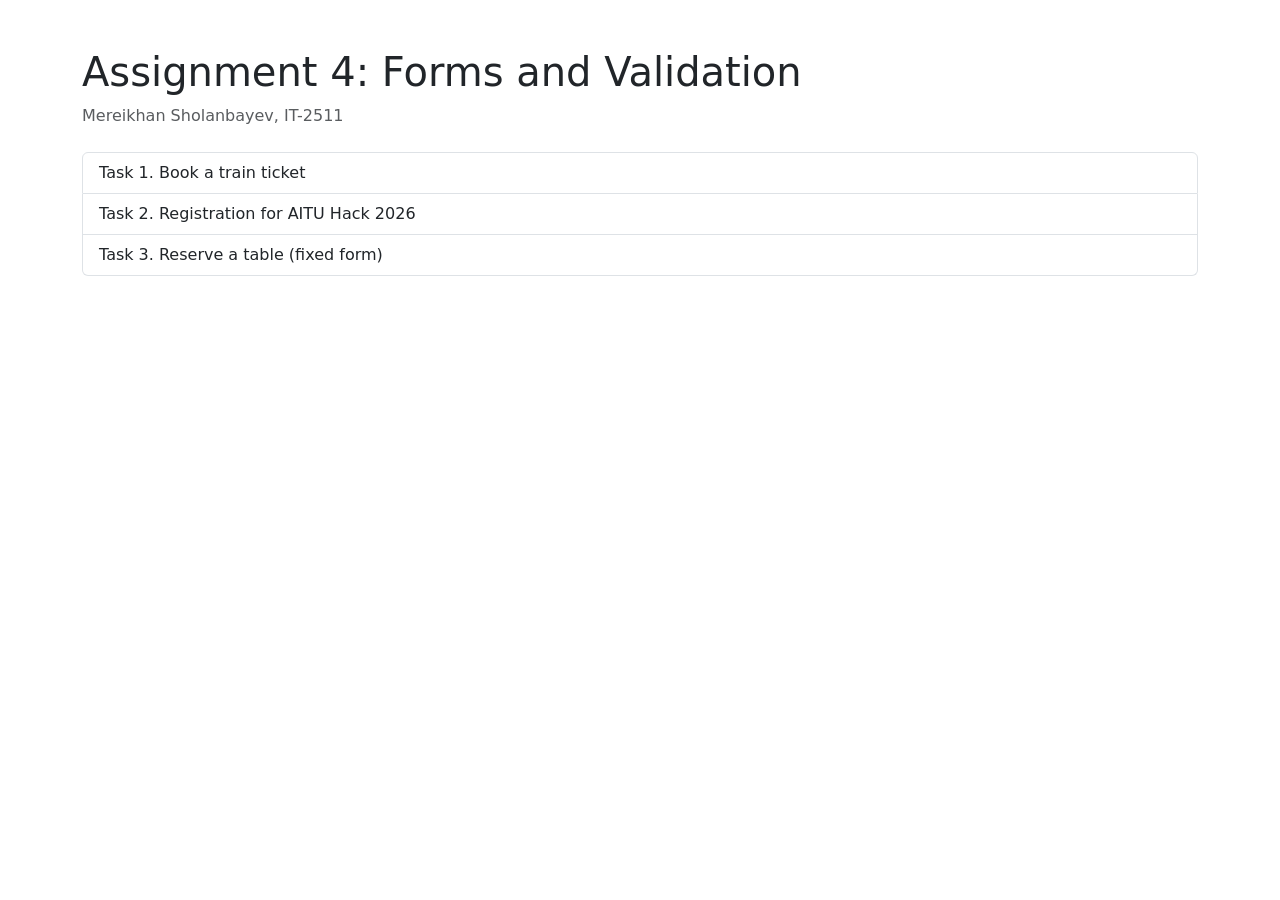
<file: index.html>
<!DOCTYPE html>
<html lang="en">
<head>
  <meta charset="UTF-8">
  <meta name="viewport" content="width=device-width, initial-scale=1">
  <title>Assignment 4: Forms and Validation</title>
  <link href="https://cdn.jsdelivr.net/npm/bootstrap@5.3.8/dist/css/bootstrap.min.css" rel="stylesheet" integrity="sha384-sRIl4kxILFvY47J16cr9ZwB07vP4J8+LH7qKQnuqkuIAvNWLzeN8tE5YBujZqJLB" crossorigin="anonymous">
</head>
<body>
  <main class="container py-5">
    <h1 class="mb-2">Assignment 4: Forms and Validation</h1>
    <p class="text-body-secondary mb-4">Mereikhan Sholanbayev, IT-2511</p>
    <div class="list-group">
      <a class="list-group-item list-group-item-action" href="task1.html">Task 1. Book a train ticket</a>
      <a class="list-group-item list-group-item-action" href="task2.html">Task 2. Registration for AITU Hack 2026</a>
      <a class="list-group-item list-group-item-action" href="task3.html">Task 3. Reserve a table (fixed form)</a>
    </div>
  </main>
</body>
</html>
</file>
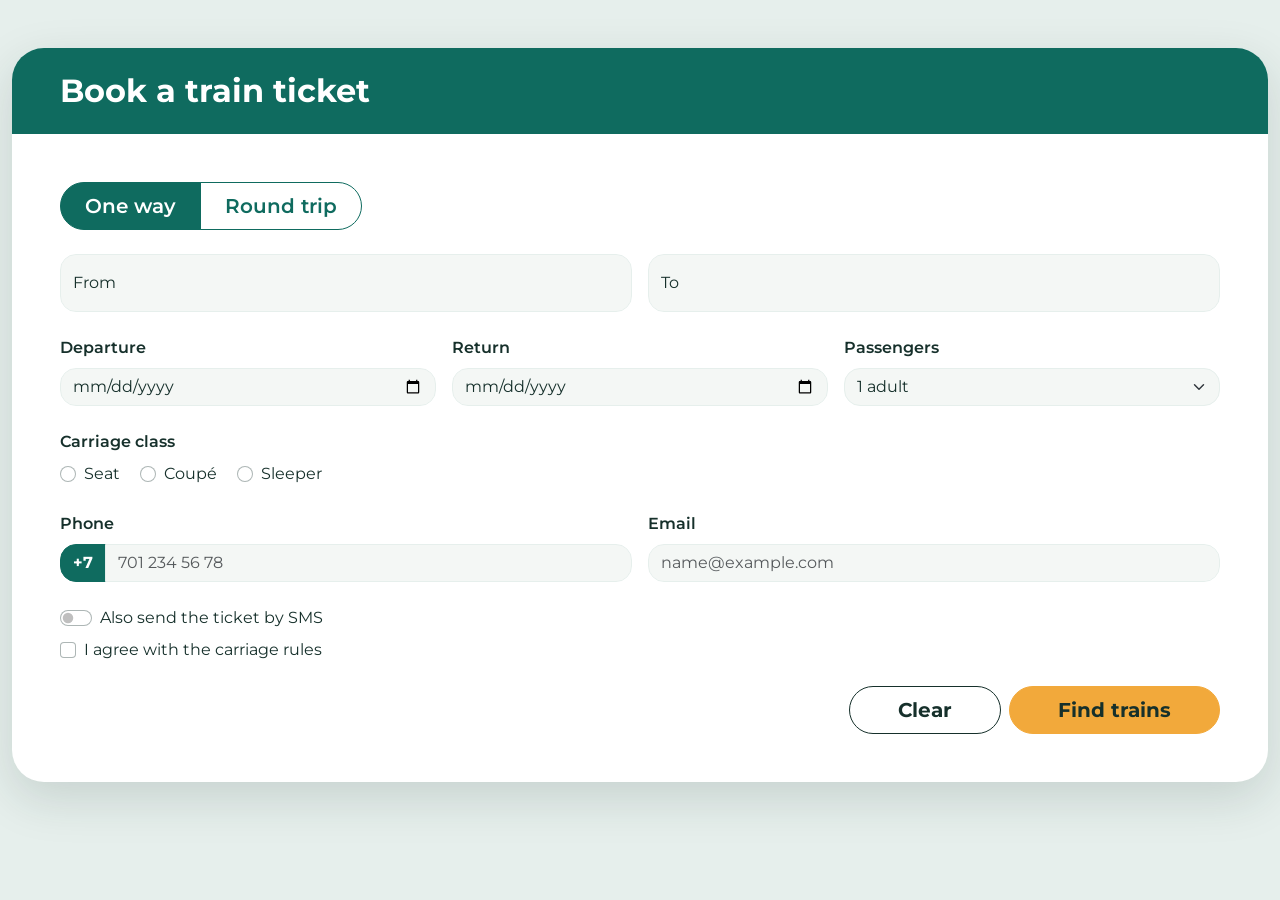
<file: task1.html>
<!DOCTYPE html>
<html lang="en">
<head>
  <meta charset="UTF-8">
  <meta name="viewport" content="width=device-width, initial-scale=1">
  <title>Book a train ticket</title>
  <link rel="preconnect" href="https://fonts.googleapis.com">
  <link rel="preconnect" href="https://fonts.gstatic.com" crossorigin>
  <link href="https://fonts.googleapis.com/css2?family=Montserrat:wght@400;500;600;700&amp;display=swap" rel="stylesheet">
  <link href="https://cdn.jsdelivr.net/npm/bootstrap@5.3.8/dist/css/bootstrap.min.css" rel="stylesheet" integrity="sha384-sRIl4kxILFvY47J16cr9ZwB07vP4J8+LH7qKQnuqkuIAvNWLzeN8tE5YBujZqJLB" crossorigin="anonymous">
  <link rel="stylesheet" href="css/task1.css">
</head>
<body>
  <main class="container-xxl py-3 py-md-5">
    <div class="booking">
      <div class="booking-header px-4 px-md-5 py-4">
        <h1 class="fs-2 fw-bold mb-0">Book a train ticket</h1>
      </div>

      <form class="p-4 p-md-5">
        <fieldset class="mb-4">
          <legend class="visually-hidden">Trip type</legend>
          <div class="btn-group trip d-flex d-md-inline-flex">
            <input type="radio" class="btn-check" name="trip" id="one-way" value="one-way" checked>
            <label class="btn btn-lg px-4" for="one-way">One way</label>
            <input type="radio" class="btn-check" name="trip" id="round-trip" value="round-trip">
            <label class="btn btn-lg px-4" for="round-trip">Round trip</label>
          </div>
        </fieldset>

        <div class="row g-3 mb-4">
          <div class="col-12 col-md-6">
            <div class="form-floating">
              <input type="text" class="form-control" id="from" name="from" placeholder="From" required>
              <label for="from">From</label>
            </div>
          </div>
          <div class="col-12 col-md-6">
            <div class="form-floating">
              <input type="text" class="form-control" id="to" name="to" placeholder="To" required>
              <label for="to">To</label>
            </div>
          </div>
        </div>

        <div class="row g-3 mb-4">
          <div class="col-12 col-md-4">
            <label for="departure" class="form-label">Departure</label>
            <input type="date" class="form-control" id="departure" name="departure" required>
          </div>
          <div class="col-12 col-md-4">
            <label for="return" class="form-label">Return</label>
            <input type="date" class="form-control" id="return" name="return">
          </div>
          <div class="col-12 col-md-4">
            <label for="passengers" class="form-label">Passengers</label>
            <select class="form-select" id="passengers" name="passengers">
              <option value="1">1 adult</option>
              <option value="2">2 adults</option>
              <option value="3">3 adults</option>
              <option value="4">4 adults</option>
              <option value="5">5 adults</option>
              <option value="6">6 adults</option>
            </select>
          </div>
        </div>

        <fieldset class="mb-4">
          <legend class="form-label fs-6">Carriage class</legend>
          <div class="form-check form-check-inline">
            <input class="form-check-input" type="radio" name="carriage" id="seat" value="seat" required>
            <label class="form-check-label" for="seat">Seat</label>
          </div>
          <div class="form-check form-check-inline">
            <input class="form-check-input" type="radio" name="carriage" id="coupe" value="coupe">
            <label class="form-check-label" for="coupe">Coupé</label>
          </div>
          <div class="form-check form-check-inline">
            <input class="form-check-input" type="radio" name="carriage" id="sleeper" value="sleeper">
            <label class="form-check-label" for="sleeper">Sleeper</label>
          </div>
        </fieldset>

        <div class="row g-3 mb-4">
          <div class="col-12 col-md-6">
            <label for="phone" class="form-label">Phone</label>
            <div class="input-group">
              <span class="input-group-text">+7</span>
              <input type="tel" class="form-control" id="phone" name="phone" placeholder="701 234 56 78" autocomplete="tel" required>
            </div>
          </div>
          <div class="col-12 col-md-6">
            <label for="email" class="form-label">Email</label>
            <input type="email" class="form-control" id="email" name="email" placeholder="name@example.com" autocomplete="email" required>
          </div>
        </div>

        <div class="form-check form-switch mb-2">
          <input class="form-check-input" type="checkbox" role="switch" id="sms" name="sms">
          <label class="form-check-label" for="sms">Also send the ticket by SMS</label>
        </div>
        <div class="form-check mb-4">
          <input class="form-check-input" type="checkbox" id="rules" name="rules" required>
          <label class="form-check-label" for="rules">I agree with the carriage rules</label>
        </div>

        <div class="d-flex flex-column-reverse flex-md-row justify-content-md-end gap-2">
          <button type="reset" class="btn btn-lg btn-clear rounded-pill px-5">Clear</button>
          <button type="submit" class="btn btn-lg btn-find rounded-pill px-5">Find trains</button>
        </div>
      </form>
    </div>
  </main>
</body>
</html>
</file>
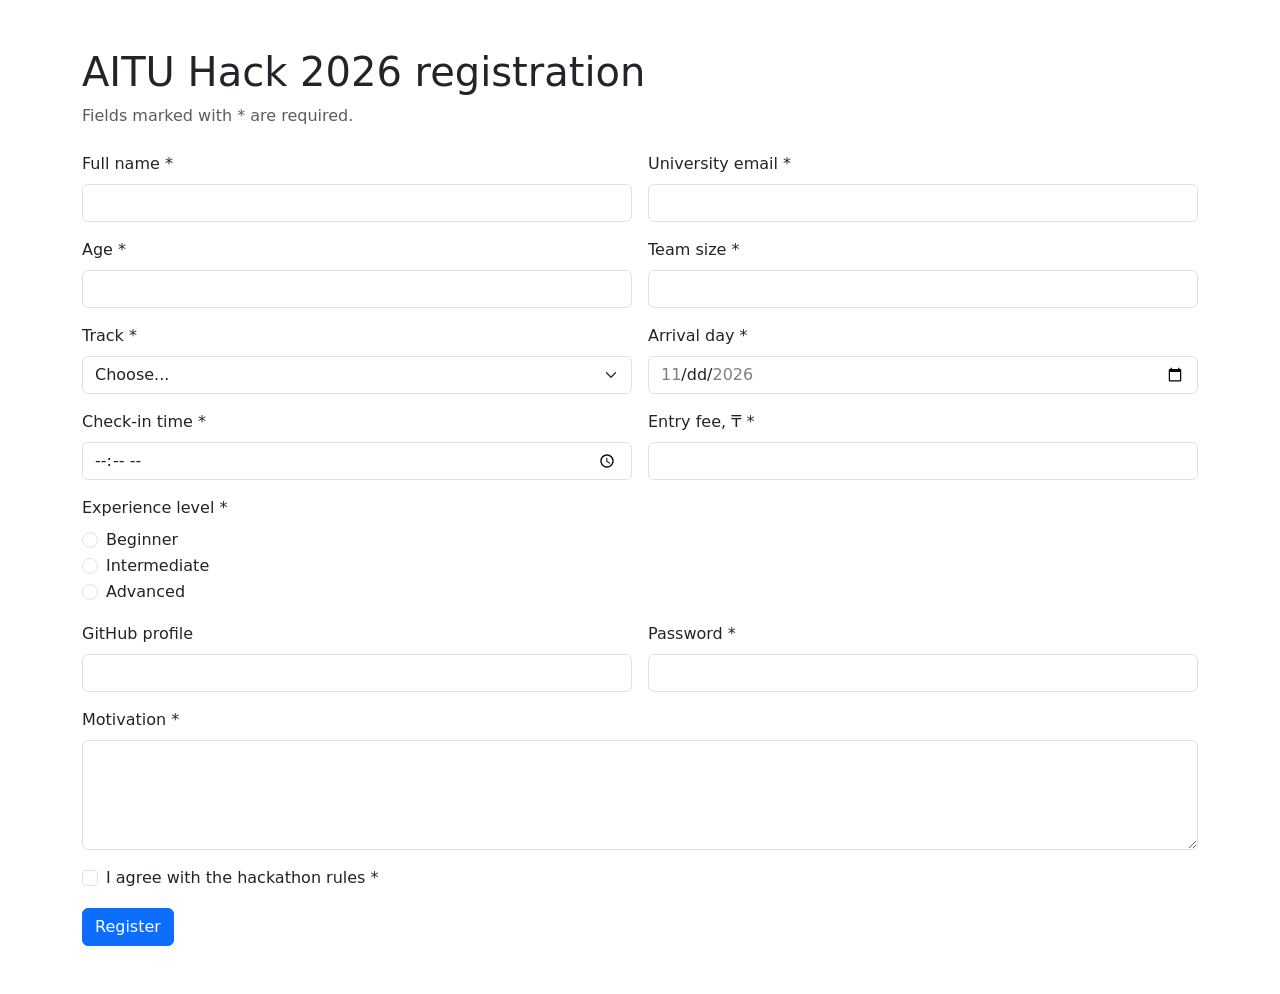
<file: task2.html>
<!DOCTYPE html>
<html lang="en">
<head>
  <meta charset="UTF-8">
  <meta name="viewport" content="width=device-width, initial-scale=1">
  <title>AITU Hack 2026 registration</title>
  <link href="https://cdn.jsdelivr.net/npm/bootstrap@5.3.8/dist/css/bootstrap.min.css" rel="stylesheet" integrity="sha384-sRIl4kxILFvY47J16cr9ZwB07vP4J8+LH7qKQnuqkuIAvNWLzeN8tE5YBujZqJLB" crossorigin="anonymous">
  <link rel="stylesheet" href="css/task2.css">
</head>
<body>
  <main class="container py-5">
    <h1 class="mb-2">AITU Hack 2026 registration</h1>
    <p class="text-body-secondary mb-4">Fields marked with * are required.</p>

    <form class="row g-3">
      <div class="col-12 col-md-6">
        <label for="full-name" class="form-label">Full name *</label>
        <input type="text" class="form-control" id="full-name" name="full-name" minlength="2" maxlength="40" autocomplete="name" required>
        <div class="invalid-feedback">Enter from 2 to 40 characters.</div>
      </div>

      <div class="col-12 col-md-6">
        <label for="email" class="form-label">University email *</label>
        <input type="email" class="form-control" id="email" name="email" autocomplete="email" required>
        <div class="invalid-feedback">Enter a full email address, for example name@astanait.edu.kz.</div>
      </div>

      <div class="col-12 col-md-6">
        <label for="age" class="form-label">Age *</label>
        <input type="number" class="form-control" id="age" name="age" min="16" max="30" required>
        <div class="invalid-feedback">Enter a whole number from 16 to 30.</div>
      </div>

      <div class="col-12 col-md-6">
        <label for="team-size" class="form-label">Team size *</label>
        <input type="number" class="form-control" id="team-size" name="team-size" min="1" max="4" required>
        <div class="invalid-feedback">Enter a whole number from 1 to 4.</div>
      </div>

      <div class="col-12 col-md-6">
        <label for="track" class="form-label">Track *</label>
        <select class="form-select" id="track" name="track" required>
          <option value="">Choose...</option>
          <option value="web">Web</option>
          <option value="mobile">Mobile</option>
          <option value="ai">AI</option>
          <option value="gamedev">GameDev</option>
        </select>
        <div class="invalid-feedback">Choose a track.</div>
      </div>

      <div class="col-12 col-md-6">
        <label for="arrival" class="form-label">Arrival day *</label>
        <input type="date" class="form-control" id="arrival" name="arrival" min="2026-11-20" max="2026-11-22" required>
        <div class="invalid-feedback">Choose a day from 20 to 22 November 2026.</div>
      </div>

      <div class="col-12 col-md-6">
        <label for="check-in" class="form-label">Check-in time *</label>
        <input type="time" class="form-control" id="check-in" name="check-in" min="09:00" max="18:00" step="1800" required>
        <div class="invalid-feedback">Choose a time from 09:00 to 18:00, every 30 minutes.</div>
      </div>

      <div class="col-12 col-md-6">
        <label for="fee" class="form-label">Entry fee, ₸ *</label>
        <input type="number" class="form-control" id="fee" name="fee" min="0" max="5000" step="500" required>
        <div class="invalid-feedback">Enter from 0 to 5000 ₸ in steps of 500.</div>
      </div>

      <fieldset class="col-12">
        <legend class="form-label fs-6">Experience level *</legend>
        <div class="form-check">
          <input class="form-check-input" type="radio" name="level" id="beginner" value="beginner" required>
          <label class="form-check-label" for="beginner">Beginner</label>
        </div>
        <div class="form-check">
          <input class="form-check-input" type="radio" name="level" id="intermediate" value="intermediate">
          <label class="form-check-label" for="intermediate">Intermediate</label>
        </div>
        <div class="form-check">
          <input class="form-check-input" type="radio" name="level" id="advanced" value="advanced">
          <label class="form-check-label" for="advanced">Advanced</label>
          <div class="invalid-feedback">Choose your experience level.</div>
        </div>
      </fieldset>

      <div class="col-12 col-md-6">
        <label for="github" class="form-label">GitHub profile</label>
        <input type="url" class="form-control" id="github" name="github">
        <div class="invalid-feedback">Enter a full link that starts with https://</div>
      </div>

      <div class="col-12 col-md-6">
        <label for="password" class="form-label">Password *</label>
        <input type="password" class="form-control" id="password" name="password" minlength="8" maxlength="20" autocomplete="new-password" required>
        <div class="invalid-feedback">Enter from 8 to 20 characters.</div>
      </div>

      <div class="col-12">
        <label for="motivation" class="form-label">Motivation *</label>
        <textarea class="form-control" id="motivation" name="motivation" rows="4" minlength="50" maxlength="300" required></textarea>
        <div class="invalid-feedback">Write from 50 to 300 characters.</div>
      </div>

      <div class="col-12">
        <div class="form-check">
          <input class="form-check-input" type="checkbox" id="rules" name="rules" required>
          <label class="form-check-label" for="rules">I agree with the hackathon rules *</label>
          <div class="invalid-feedback">You must agree with the rules.</div>
        </div>
      </div>

      <div class="col-12">
        <button type="submit" class="btn btn-primary">Register</button>
      </div>
    </form>
  </main>
</body>
</html>
</file>
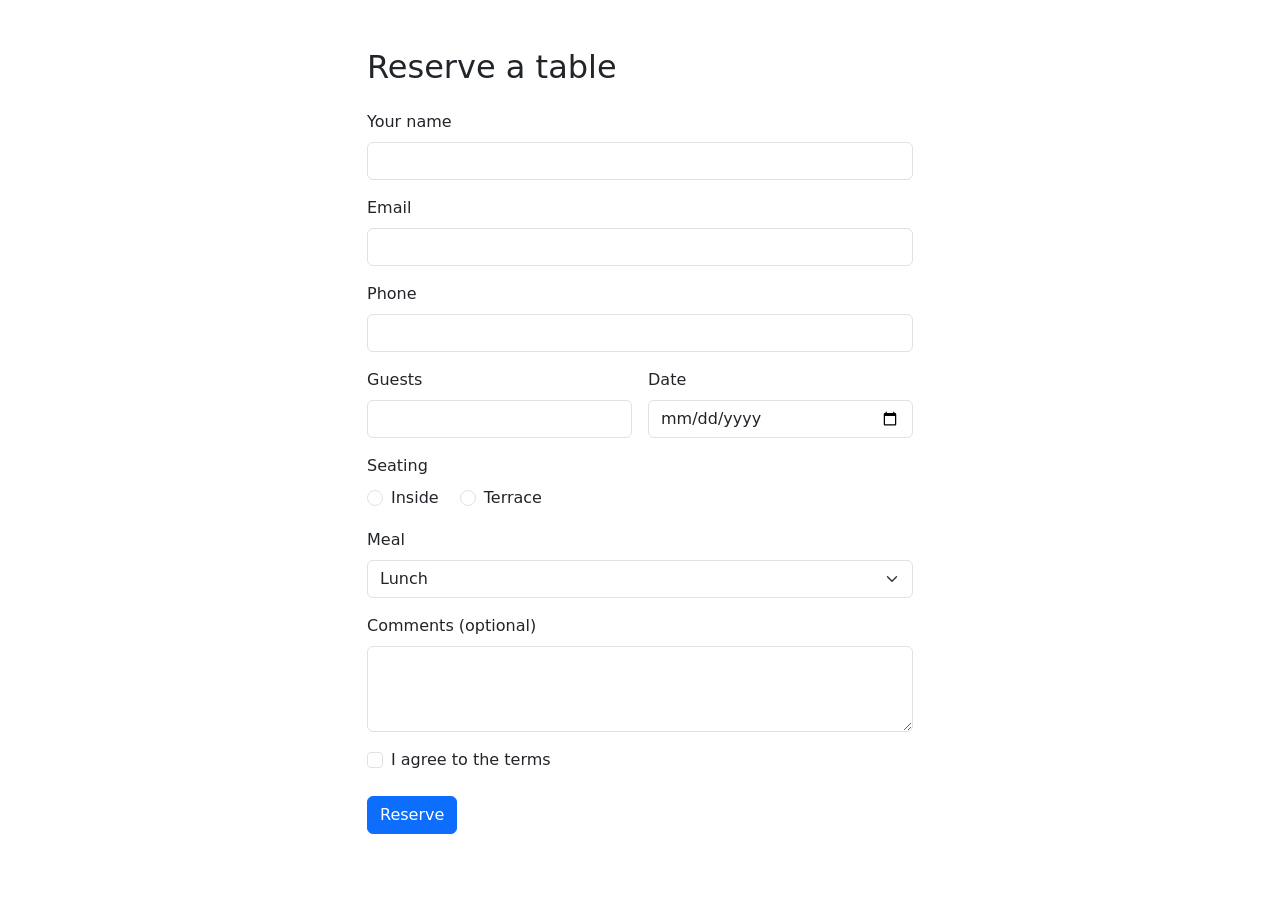
<file: task3.html>
<!DOCTYPE html>
<html lang="en">
<head>
  <meta charset="UTF-8">
  <meta name="viewport" content="width=device-width, initial-scale=1">
  <title>Reserve a table</title>
  <link href="https://cdn.jsdelivr.net/npm/bootstrap@5.3.8/dist/css/bootstrap.min.css" rel="stylesheet" integrity="sha384-sRIl4kxILFvY47J16cr9ZwB07vP4J8+LH7qKQnuqkuIAvNWLzeN8tE5YBujZqJLB" crossorigin="anonymous">
</head>
<body>
  <main class="container py-5">
    <div class="row justify-content-center">
      <div class="col-12 col-md-8 col-lg-6">
        <h1 class="h2 mb-4">Reserve a table</h1>

        <form>
          <div class="mb-3">
            <label for="name" class="form-label">Your name</label>
            <input type="text" class="form-control" id="name" name="name" autocomplete="name" required>
          </div>

          <div class="mb-3">
            <label for="email" class="form-label">Email</label>
            <input type="email" class="form-control" id="email" name="email" autocomplete="email" required>
          </div>

          <div class="mb-3">
            <label for="phone" class="form-label">Phone</label>
            <input type="tel" class="form-control" id="phone" name="phone" autocomplete="tel" required>
          </div>

          <div class="row g-3 mb-3">
            <div class="col-12 col-sm-6">
              <label for="guests" class="form-label">Guests</label>
              <input type="number" class="form-control" id="guests" name="guests" min="1" max="10" required>
            </div>
            <div class="col-12 col-sm-6">
              <label for="date" class="form-label">Date</label>
              <input type="date" class="form-control" id="date" name="date" required>
            </div>
          </div>

          <fieldset class="mb-3">
            <legend class="form-label fs-6">Seating</legend>
            <div class="form-check form-check-inline">
              <input class="form-check-input" type="radio" name="seating" id="inside" value="inside" required>
              <label class="form-check-label" for="inside">Inside</label>
            </div>
            <div class="form-check form-check-inline">
              <input class="form-check-input" type="radio" name="seating" id="terrace" value="terrace">
              <label class="form-check-label" for="terrace">Terrace</label>
            </div>
          </fieldset>

          <div class="mb-3">
            <label for="meal" class="form-label">Meal</label>
            <select class="form-select" id="meal" name="meal">
              <option value="lunch">Lunch</option>
              <option value="dinner">Dinner</option>
            </select>
          </div>

          <div class="mb-3">
            <label for="comments" class="form-label">Comments (optional)</label>
            <textarea class="form-control" id="comments" name="comments" rows="3"></textarea>
          </div>

          <div class="form-check mb-4">
            <input class="form-check-input" type="checkbox" id="terms" name="terms" required>
            <label class="form-check-label" for="terms">I agree to the terms</label>
          </div>

          <button type="submit" class="btn btn-primary">Reserve</button>
        </form>
      </div>
    </div>
  </main>
</body>
</html>
</file>
<file: css/task1.css>
body {
  font-family: "Montserrat", sans-serif;
  color: #16302B;
  background-color: #E6EFEC;
}

.booking {
  overflow: hidden;
  border-radius: 2rem;
  background-color: #FFFFFF;
  box-shadow: 0 1rem 3rem rgba(22, 48, 43, 0.15);
}

.booking-header {
  background-color: #0F6B5F;
  color: #FFFFFF;
}

.form-label {
  font-weight: 600;
}

.form-control,
.form-select {
  border-color: #E6EFEC;
  border-radius: 1rem;
  background-color: #F4F7F5;
  color: #16302B;
}

.form-control:focus,
.form-select:focus,
.form-check-input:focus {
  border-color: #0F6B5F;
  box-shadow: 0 0 0 0.25rem rgba(15, 107, 95, 0.25);
}

.form-check-input {
  border-color: rgba(22, 48, 43, 0.35);
}

.form-check-input:checked {
  border-color: #0F6B5F;
  background-color: #0F6B5F;
}

.input-group-text {
  border-color: #0F6B5F;
  border-radius: 1rem;
  background-color: #0F6B5F;
  color: #FFFFFF;
  font-weight: 700;
}

.trip .btn {
  --bs-btn-color: #0F6B5F;
  --bs-btn-border-color: #0F6B5F;
  --bs-btn-hover-color: #0F6B5F;
  --bs-btn-hover-bg: #F4F7F5;
  --bs-btn-hover-border-color: #0F6B5F;
  --bs-btn-active-color: #FFFFFF;
  --bs-btn-active-bg: #0F6B5F;
  --bs-btn-active-border-color: #0F6B5F;
  --bs-btn-focus-shadow-rgb: 15, 107, 95;
  --bs-btn-border-radius: 50rem;
  font-weight: 600;
}

.btn-find {
  --bs-btn-color: #16302B;
  --bs-btn-bg: #F2A93B;
  --bs-btn-border-color: #F2A93B;
  --bs-btn-hover-color: #16302B;
  --bs-btn-hover-bg: #E0962A;
  --bs-btn-hover-border-color: #E0962A;
  --bs-btn-active-color: #16302B;
  --bs-btn-active-bg: #E0962A;
  --bs-btn-active-border-color: #E0962A;
  --bs-btn-focus-shadow-rgb: 242, 169, 59;
  font-weight: 700;
}

.btn-clear {
  --bs-btn-color: #16302B;
  --bs-btn-bg: #FFFFFF;
  --bs-btn-border-color: #16302B;
  --bs-btn-hover-color: #FFFFFF;
  --bs-btn-hover-bg: #16302B;
  --bs-btn-hover-border-color: #16302B;
  --bs-btn-active-color: #FFFFFF;
  --bs-btn-active-bg: #16302B;
  --bs-btn-active-border-color: #16302B;
  --bs-btn-focus-shadow-rgb: 22, 48, 43;
  font-weight: 700;
}
</file>
<file: css/task2.css>
.form-control:user-invalid,
.form-select:user-invalid,
.form-check-input:user-invalid {
  border-color: var(--bs-form-invalid-border-color);
}

.form-control:user-valid,
.form-select:user-valid {
  border-color: var(--bs-form-valid-border-color);
}

.form-check-input:user-invalid ~ .form-check-label {
  color: var(--bs-form-invalid-color);
}

:user-invalid ~ .invalid-feedback {
  display: block;
}
</file>
